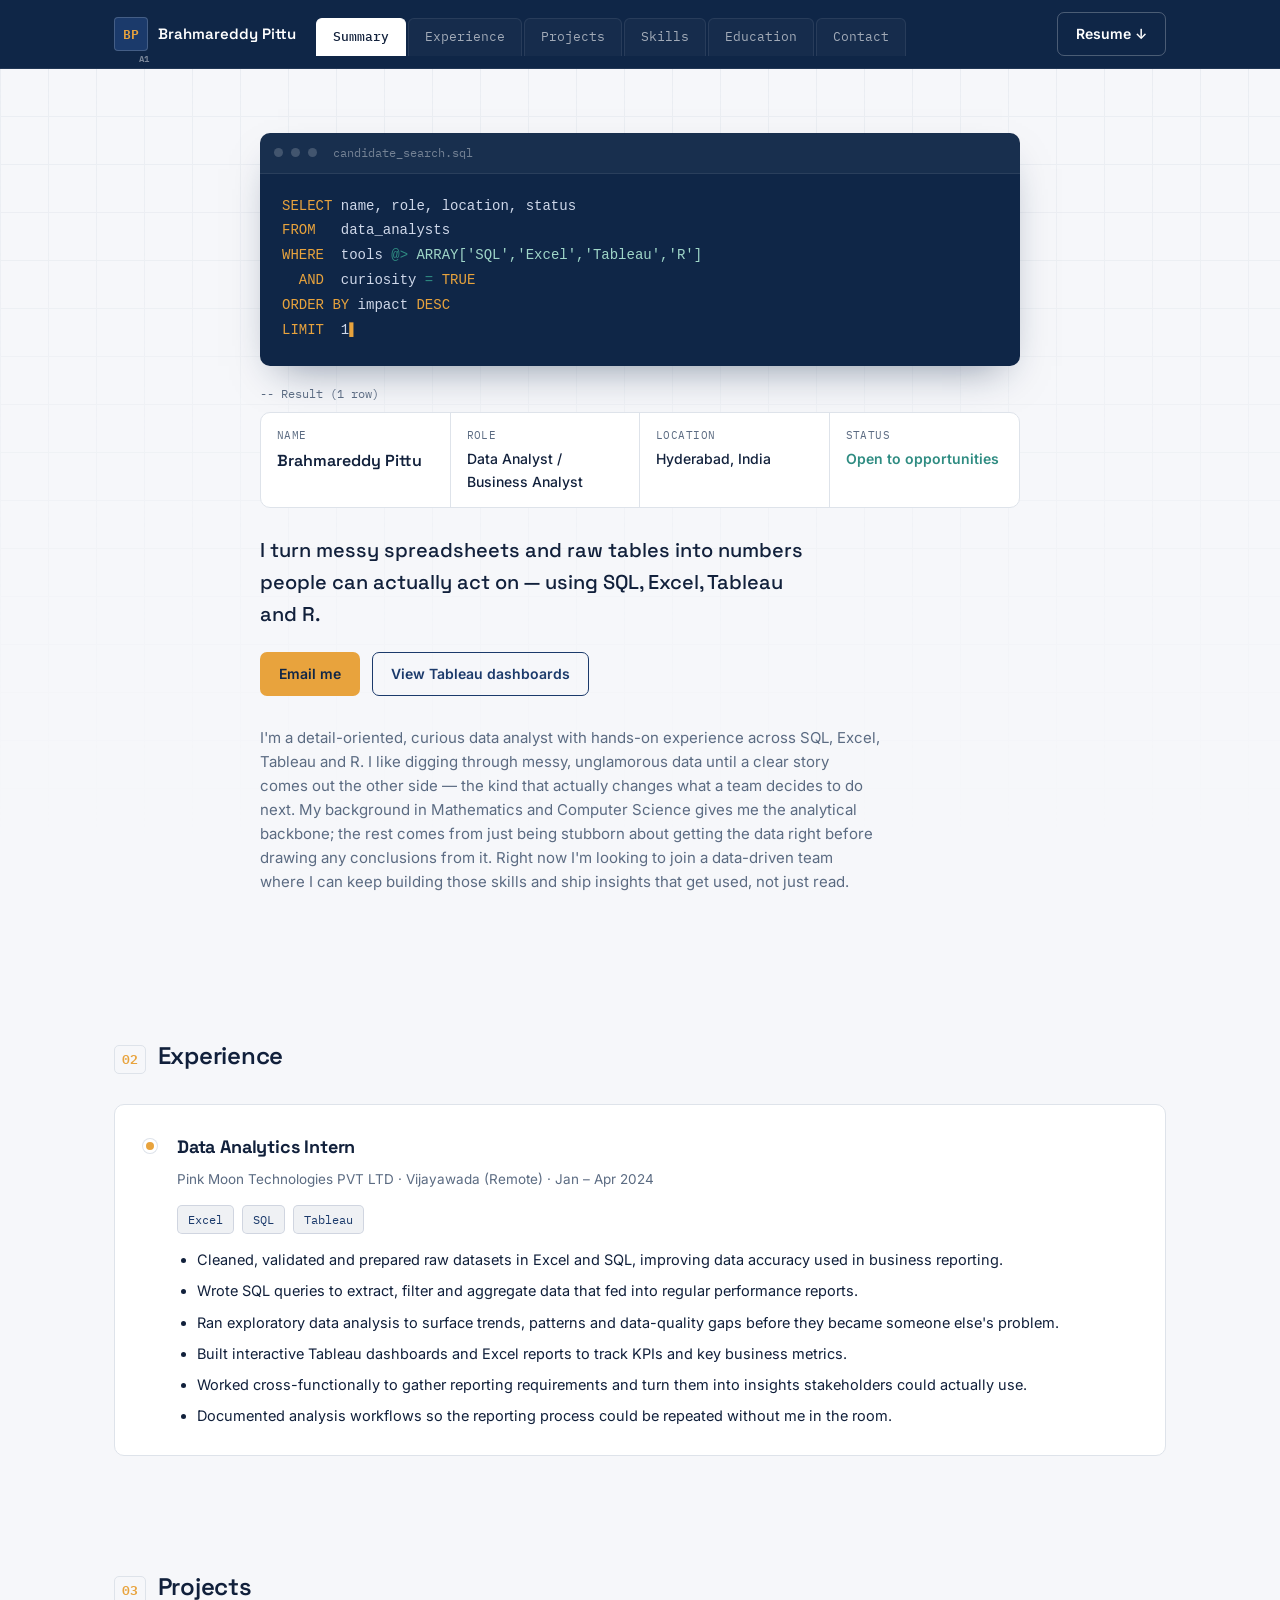
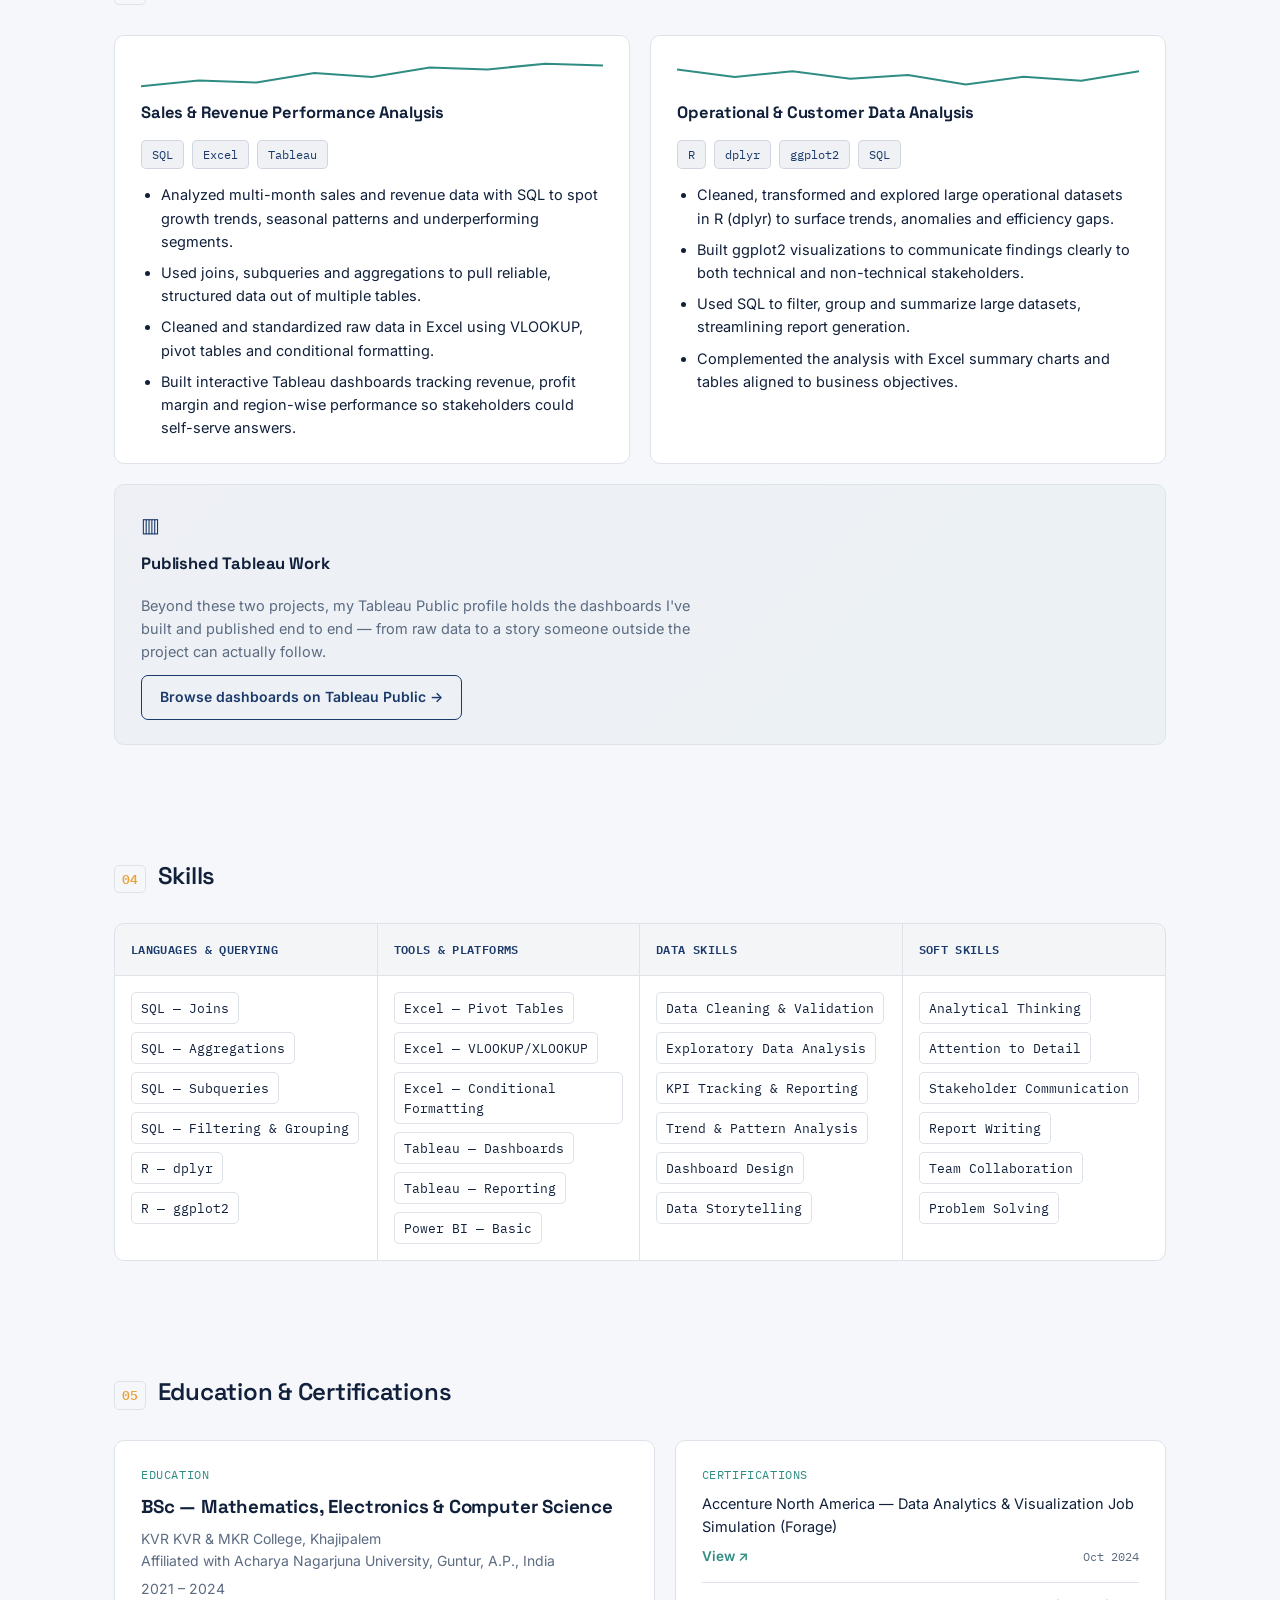
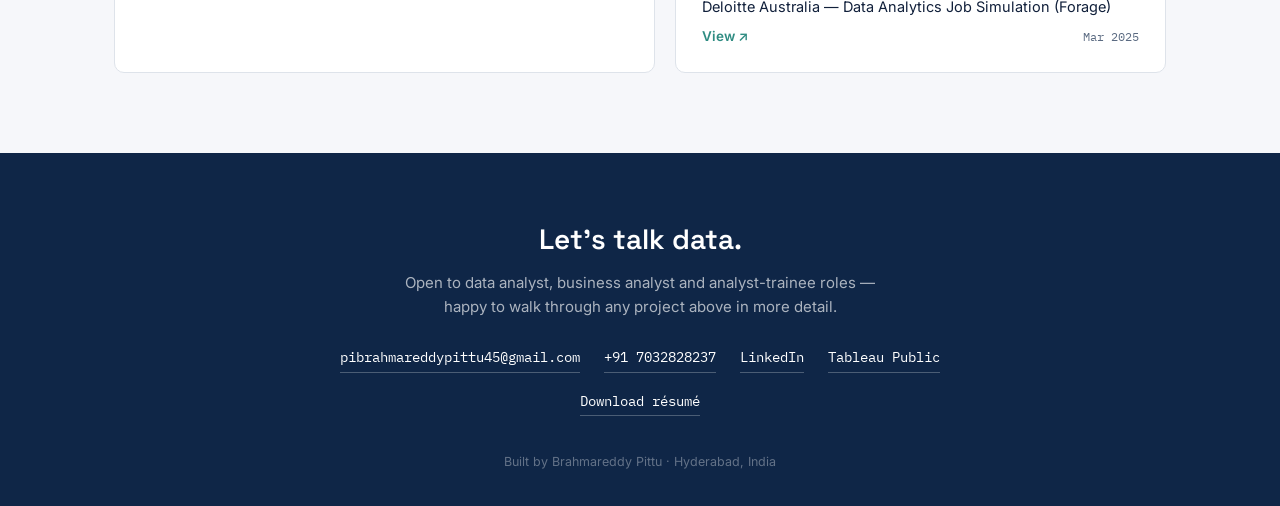
<file: index.html>
<!DOCTYPE html>
<html lang="en">
<head>
<meta charset="UTF-8">
<meta name="viewport" content="width=device-width, initial-scale=1.0">
<title>Brahmareddy Pittu — Data Analyst</title>
<meta name="description" content="Brahmareddy Pittu — Data Analyst skilled in SQL, Excel, Tableau and R. Portfolio of projects, dashboards and experience.">
<link rel="icon" href="data:image/svg+xml,%3Csvg xmlns='http://www.w3.org/2000/svg' viewBox='0 0 64 64'%3E%3Crect width='64' height='64' rx='10' fill='%231B3A6B'/%3E%3Ctext x='32' y='42' font-family='monospace' font-size='26' fill='%23E8A33D' text-anchor='middle'%3EBP%3C/text%3E%3C/svg%3E">
<link rel="preconnect" href="https://fonts.googleapis.com">
<link rel="preconnect" href="https://fonts.gstatic.com" crossorigin>
<link href="https://fonts.googleapis.com/css2?family=Space+Grotesk:wght@500;600;700&family=Inter:wght@400;500;600&family=IBM+Plex+Mono:wght@400;500;600&display=swap" rel="stylesheet">
<link rel="stylesheet" href="Style.css">
</head>
<body>

<header class="topbar">
  <div class="topbar__inner">
    <a href="#summary" class="brand" aria-label="Back to top">
      <span class="brand__cell">BP<span class="brand__ref">A1</span></span>
      <span class="brand__name">Brahmareddy&nbsp;Pittu</span>
    </a>

    <nav class="tabs" aria-label="Section navigation">
      <button class="tabs__scroller" aria-hidden="true" data-dir="-1">‹</button>
      <div class="tabs__track" id="tabsTrack">
        <a href="#summary" class="tab is-active" data-tab="summary">Summary</a>
        <a href="#experience" class="tab" data-tab="experience">Experience</a>
        <a href="#projects" class="tab" data-tab="projects">Projects</a>
        <a href="#skills" class="tab" data-tab="skills">Skills</a>
        <a href="#education" class="tab" data-tab="education">Education</a>
        <a href="#contact" class="tab" data-tab="contact">Contact</a>
      </div>
      <button class="tabs__scroller" aria-hidden="true" data-dir="1">›</button>
    </nav>

    <a class="btn btn--ghost topbar__resume" href="assets/Brahmareddy_Pittu_Resume.pdf" download>Resume ↓</a>
  </div>
</header>

<main>

  <!-- HERO / SUMMARY -->
  <section id="summary" class="hero">
    <div class="grid-paper" aria-hidden="true"></div>
    <div class="hero__inner">

      <div class="query" role="img" aria-label="A SQL query that returns Brahmareddy Pittu as a data analyst open to opportunities">
        <div class="query__bar">
          <span class="query__dot"></span><span class="query__dot"></span><span class="query__dot"></span>
          <span class="query__filename">candidate_search.sql</span>
        </div>
        <pre class="query__body"><code><span class="kw">SELECT</span> name, role, location, status
<span class="kw">FROM</span>   data_analysts
<span class="kw">WHERE</span>  tools <span class="op">@&gt;</span> <span class="str">ARRAY[</span><span class="str">'SQL','Excel','Tableau','R'</span><span class="str">]</span>
  <span class="kw">AND</span>  curiosity <span class="op">=</span> <span class="bool">TRUE</span>
<span class="kw">ORDER BY</span> impact <span class="kw">DESC</span>
<span class="kw">LIMIT</span>  1<span class="cursor">▌</span></code></pre>
      </div>

      <p class="result-label">-- Result (1 row)</p>
      <div class="result-row">
        <div class="result-row__cell"><span class="result-row__k">name</span><span class="result-row__v result-row__v--lg">Brahmareddy Pittu</span></div>
        <div class="result-row__cell"><span class="result-row__k">role</span><span class="result-row__v">Data Analyst / Business Analyst</span></div>
        <div class="result-row__cell"><span class="result-row__k">location</span><span class="result-row__v">Hyderabad, India</span></div>
        <div class="result-row__cell"><span class="result-row__k">status</span><span class="result-row__v result-row__v--status">Open to opportunities</span></div>
      </div>

      <p class="hero__tagline">I turn messy spreadsheets and raw tables into numbers people can actually act on — using SQL, Excel, Tableau and R.</p>

      <div class="hero__ctas">
        <a class="btn btn--primary" href="mailto:pibrahmareddypittu45@gmail.com">Email me</a>
        <a class="btn btn--outline" href="https://public.tableau.com/app/profile/brama.reddy.pittu/vizzes" target="_blank" rel="noopener">View Tableau dashboards</a>
      </div>

      <p class="hero__summary">
        I'm a detail-oriented, curious data analyst with hands-on experience across SQL, Excel, Tableau and R.
        I like digging through messy, unglamorous data until a clear story comes out the other side — the kind
        that actually changes what a team decides to do next. My background in Mathematics and Computer Science
        gives me the analytical backbone; the rest comes from just being stubborn about getting the data right
        before drawing any conclusions from it. Right now I'm looking to join a data-driven team where I can keep
        building those skills and ship insights that get used, not just read.
      </p>
    </div>
  </section>

  <!-- EXPERIENCE -->
  <section id="experience" class="section">
    <h2 class="section__heading"><span class="section__tag">02</span>Experience</h2>

    <article class="card timeline-card">
      <div class="timeline-card__rail"><span class="timeline-card__dot"></span></div>
      <div class="timeline-card__body">
        <div class="timeline-card__head">
          <h3>Data Analytics Intern</h3>
          <span class="timeline-card__meta">Pink Moon Technologies PVT LTD · Vijayawada (Remote) · Jan – Apr 2024</span>
        </div>
        <div class="chip-row">
          <span class="chip">Excel</span><span class="chip">SQL</span><span class="chip">Tableau</span>
        </div>
        <ul class="bullets">
          <li>Cleaned, validated and prepared raw datasets in Excel and SQL, improving data accuracy used in business reporting.</li>
          <li>Wrote SQL queries to extract, filter and aggregate data that fed into regular performance reports.</li>
          <li>Ran exploratory data analysis to surface trends, patterns and data-quality gaps before they became someone else's problem.</li>
          <li>Built interactive Tableau dashboards and Excel reports to track KPIs and key business metrics.</li>
          <li>Worked cross-functionally to gather reporting requirements and turn them into insights stakeholders could actually use.</li>
          <li>Documented analysis workflows so the reporting process could be repeated without me in the room.</li>
        </ul>
      </div>
    </article>
  </section>

  <!-- PROJECTS -->
  <section id="projects" class="section">
    <h2 class="section__heading"><span class="section__tag">03</span>Projects</h2>

    <div class="project-grid">

      <article class="card project-card">
        <div class="project-card__head">
          <svg class="sparkline" viewBox="0 0 120 32" preserveAspectRatio="none" aria-hidden="true">
            <polyline points="0,28 15,22 30,24 45,14 60,18 75,8 90,10 105,4 120,6" />
          </svg>
          <h3>Sales &amp; Revenue Performance Analysis</h3>
        </div>
        <div class="chip-row">
          <span class="chip">SQL</span><span class="chip">Excel</span><span class="chip">Tableau</span>
        </div>
        <ul class="bullets">
          <li>Analyzed multi-month sales and revenue data with SQL to spot growth trends, seasonal patterns and underperforming segments.</li>
          <li>Used joins, subqueries and aggregations to pull reliable, structured data out of multiple tables.</li>
          <li>Cleaned and standardized raw data in Excel using VLOOKUP, pivot tables and conditional formatting.</li>
          <li>Built interactive Tableau dashboards tracking revenue, profit margin and region-wise performance so stakeholders could self-serve answers.</li>
        </ul>
      </article>

      <article class="card project-card">
        <div class="project-card__head">
          <svg class="sparkline" viewBox="0 0 120 32" preserveAspectRatio="none" aria-hidden="true">
            <polyline points="0,10 15,18 30,12 45,20 60,16 75,26 90,18 105,22 120,12" />
          </svg>
          <h3>Operational &amp; Customer Data Analysis</h3>
        </div>
        <div class="chip-row">
          <span class="chip">R</span><span class="chip">dplyr</span><span class="chip">ggplot2</span><span class="chip">SQL</span>
        </div>
        <ul class="bullets">
          <li>Cleaned, transformed and explored large operational datasets in R (dplyr) to surface trends, anomalies and efficiency gaps.</li>
          <li>Built ggplot2 visualizations to communicate findings clearly to both technical and non-technical stakeholders.</li>
          <li>Used SQL to filter, group and summarize large datasets, streamlining report generation.</li>
          <li>Complemented the analysis with Excel summary charts and tables aligned to business objectives.</li>
        </ul>
      </article>

      <article class="card project-card project-card--callout">
        <div class="project-card__head">
          <span class="callout-icon" aria-hidden="true">▥</span>
          <h3>Published Tableau Work</h3>
        </div>
        <p class="callout-text">
          Beyond these two projects, my Tableau Public profile holds the dashboards I've built and published end to end —
          from raw data to a story someone outside the project can actually follow.
        </p>
        <a class="btn btn--outline" href="https://public.tableau.com/app/profile/brama.reddy.pittu/vizzes" target="_blank" rel="noopener">Browse dashboards on Tableau Public →</a>
      </article>

    </div>
  </section>

  <!-- SKILLS -->
  <section id="skills" class="section">
    <h2 class="section__heading"><span class="section__tag">04</span>Skills</h2>

    <div class="sheet">
      <div class="sheet__row sheet__row--head">
        <div class="sheet__cell">Languages &amp; Querying</div>
        <div class="sheet__cell">Tools &amp; Platforms</div>
        <div class="sheet__cell">Data Skills</div>
        <div class="sheet__cell">Soft Skills</div>
      </div>
      <div class="sheet__row">
        <div class="sheet__cell">
          <span class="sheet__pill">SQL — Joins</span>
          <span class="sheet__pill">SQL — Aggregations</span>
          <span class="sheet__pill">SQL — Subqueries</span>
          <span class="sheet__pill">SQL — Filtering &amp; Grouping</span>
          <span class="sheet__pill">R — dplyr</span>
          <span class="sheet__pill">R — ggplot2</span>
        </div>
        <div class="sheet__cell">
          <span class="sheet__pill">Excel — Pivot Tables</span>
          <span class="sheet__pill">Excel — VLOOKUP/XLOOKUP</span>
          <span class="sheet__pill">Excel — Conditional Formatting</span>
          <span class="sheet__pill">Tableau — Dashboards</span>
          <span class="sheet__pill">Tableau — Reporting</span>
          <span class="sheet__pill">Power BI — Basic</span>
        </div>
        <div class="sheet__cell">
          <span class="sheet__pill">Data Cleaning &amp; Validation</span>
          <span class="sheet__pill">Exploratory Data Analysis</span>
          <span class="sheet__pill">KPI Tracking &amp; Reporting</span>
          <span class="sheet__pill">Trend &amp; Pattern Analysis</span>
          <span class="sheet__pill">Dashboard Design</span>
          <span class="sheet__pill">Data Storytelling</span>
        </div>
        <div class="sheet__cell">
          <span class="sheet__pill">Analytical Thinking</span>
          <span class="sheet__pill">Attention to Detail</span>
          <span class="sheet__pill">Stakeholder Communication</span>
          <span class="sheet__pill">Report Writing</span>
          <span class="sheet__pill">Team Collaboration</span>
          <span class="sheet__pill">Problem Solving</span>
        </div>
      </div>
    </div>
  </section>

  <!-- EDUCATION & CERTIFICATIONS -->
  <section id="education" class="section">
    <h2 class="section__heading"><span class="section__tag">05</span>Education &amp; Certifications</h2>

    <div class="ed-grid">
      <article class="card">
        <p class="card__eyebrow">Education</p>
        <h3>BSc — Mathematics, Electronics &amp; Computer Science</h3>
        <p class="card__meta">KVR KVR &amp; MKR College, Khajipalem<br>Affiliated with Acharya Nagarjuna University, Guntur, A.P., India</p>
        <p class="card__meta">2021 – 2024</p>
      </article>

      <article class="card">
        <p class="card__eyebrow">Certifications</p>
        <ul class="cert-list">
          <li>
            <span>Accenture North America — Data Analytics &amp; Visualization Job Simulation (Forage)</span>
            <a href="https://forage-uploads-prod.s3.amazonaws.com/completion-certificates/Accenture%20North%20America/hzmoNKtzvAzXsEqx8_Accenture%20North%20America_fRxsoXj2WDL6kPyMK_1729673241004_completion_certificate.pdf" target="_blank" rel="noopener">View ↗</a>
            <time>Oct 2024</time>
          </li>
          <li>
            <span>Deloitte Australia — Data Analytics Job Simulation (Forage)</span>
            <a href="https://forage-uploads-prod.s3.amazonaws.com/completion-certificates/9PBTqmSxAf6zZTseP/io9DzWKe3PTsiS6GG_9PBTqmSxAf6zZTseP_fRxsoXj2WDL6kPyMK_1742638333465_completion_certificate.pdf" target="_blank" rel="noopener">View ↗</a>
            <time>Mar 2025</time>
          </li>
        </ul>
      </article>
    </div>
  </section>

</main>

<!-- CONTACT / FOOTER -->
<footer id="contact" class="footer">
  <div class="footer__inner">
    <p class="footer__heading">Let's talk data.</p>
    <p class="footer__sub">Open to data analyst, business analyst and analyst-trainee roles — happy to walk through any project above in more detail.</p>
    <div class="footer__links">
      <a href="mailto:pibrahmareddypittu45@gmail.com">pibrahmareddypittu45@gmail.com</a>
      <a href="tel:+917032828237">+91 7032828237</a>
      <a href="https://www.linkedin.com/in/brahmareddy-pittu" target="_blank" rel="noopener">LinkedIn</a>
      <a href="https://public.tableau.com/app/profile/brama.reddy.pittu/vizzes" target="_blank" rel="noopener">Tableau Public</a>
      <a href="assets/Brahmareddy_Pittu_Resume.pdf" download>Download résumé</a>
    </div>
    <p class="footer__credit">Built by Brahmareddy Pittu · Hyderabad, India</p>
  </div>
</footer>

<script src="script.js"></script>
</body>
</html>
</file>
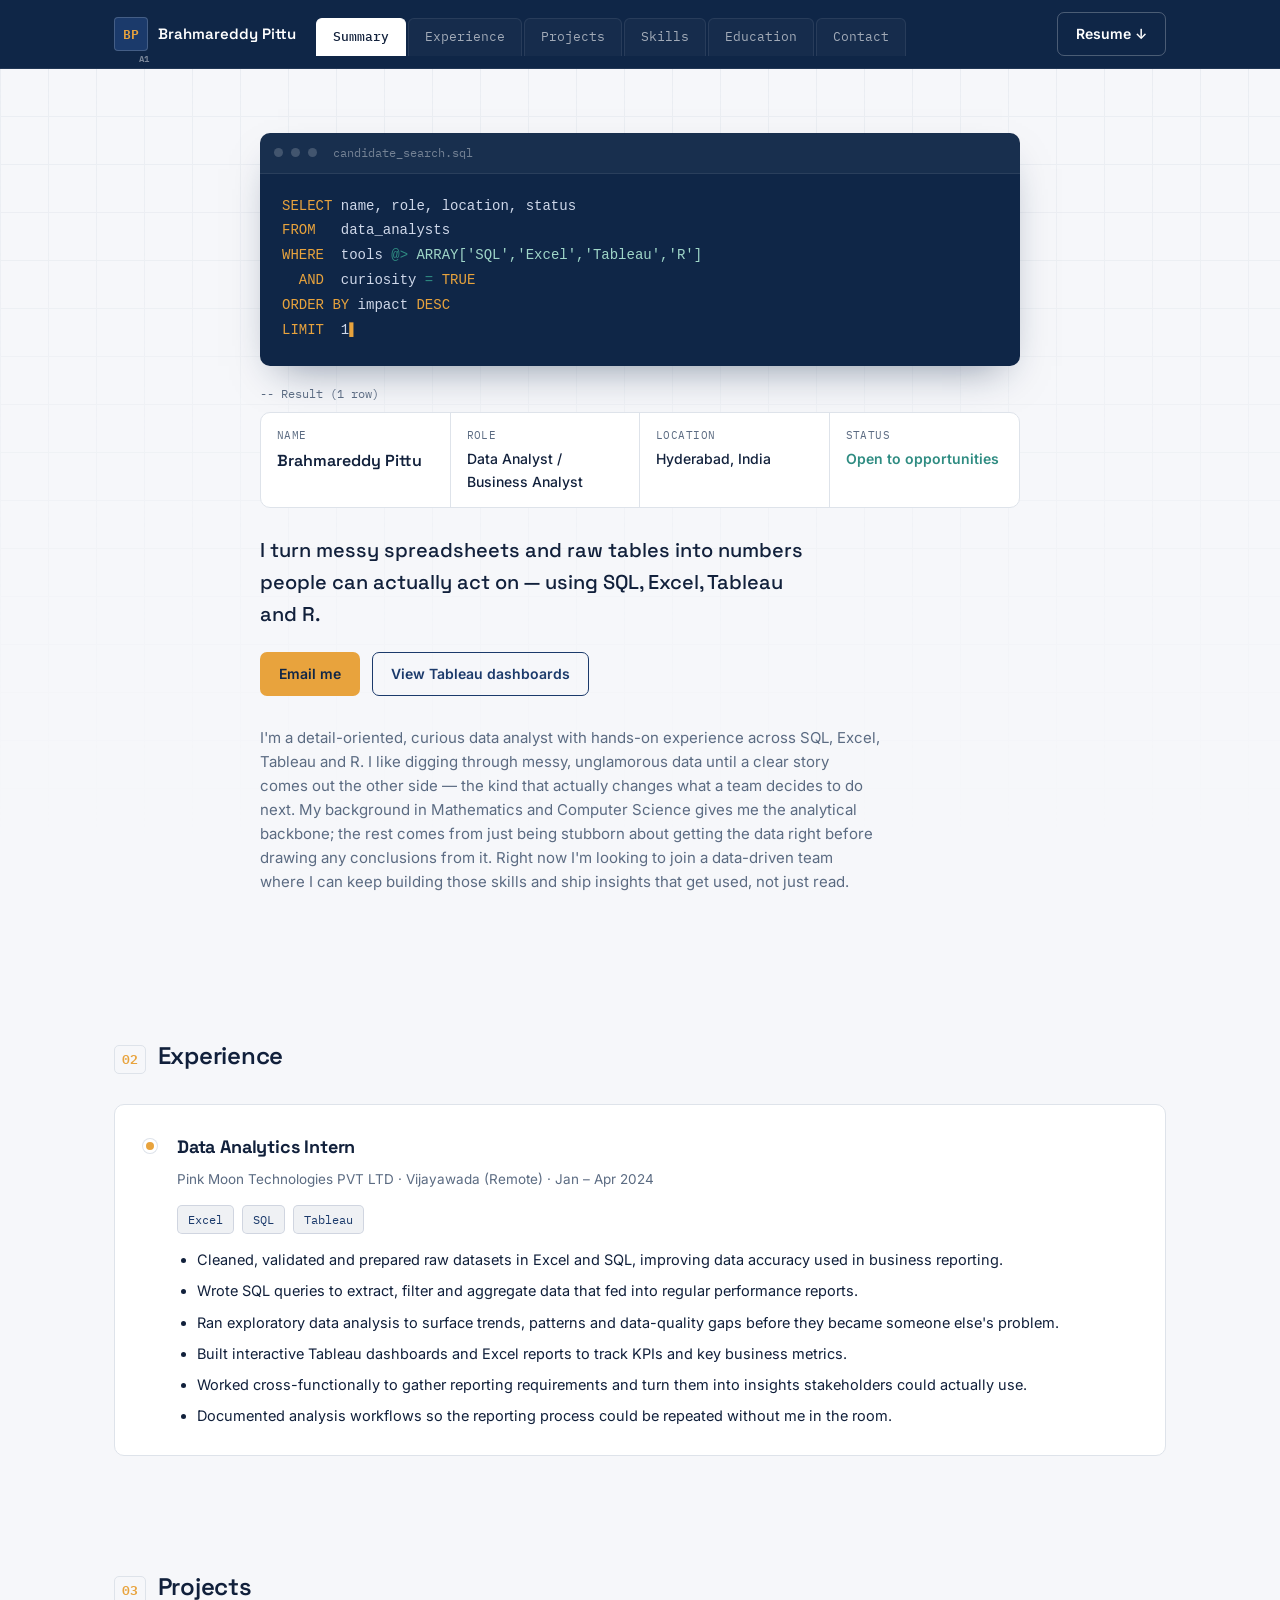
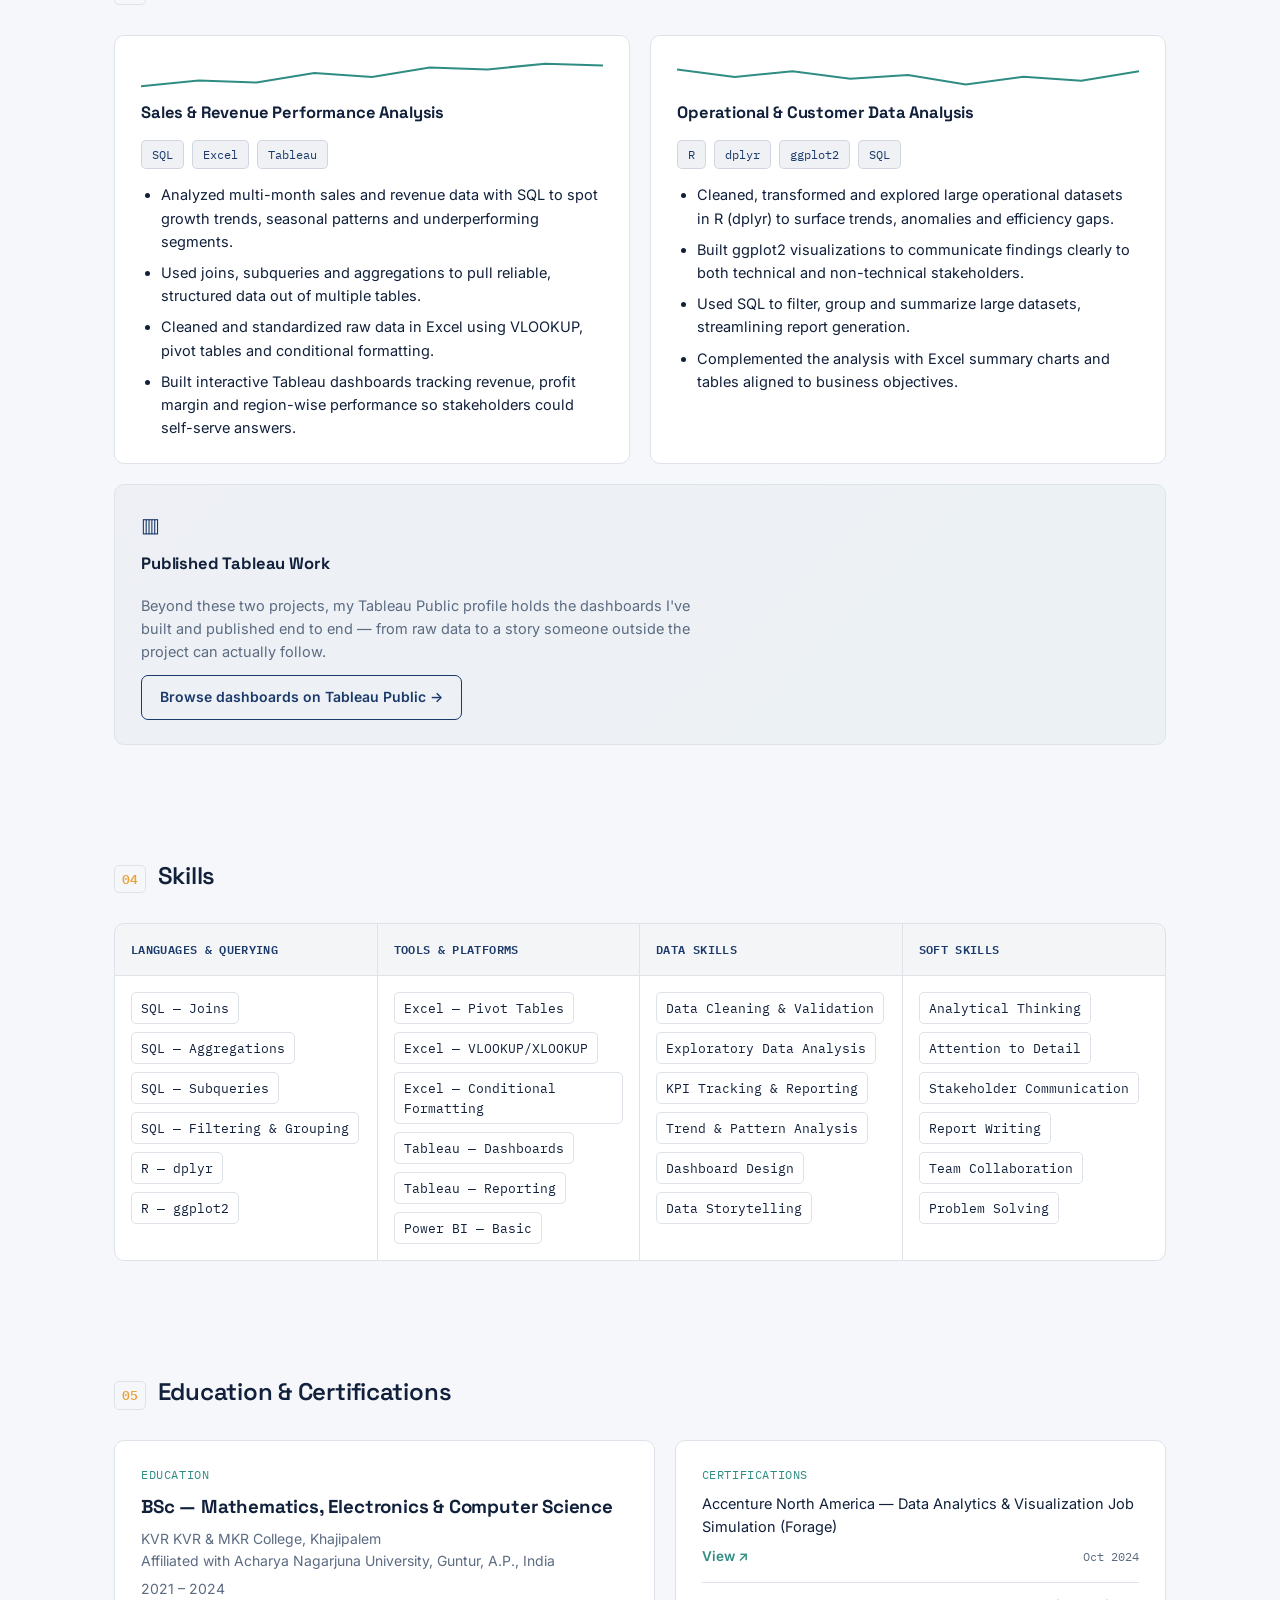
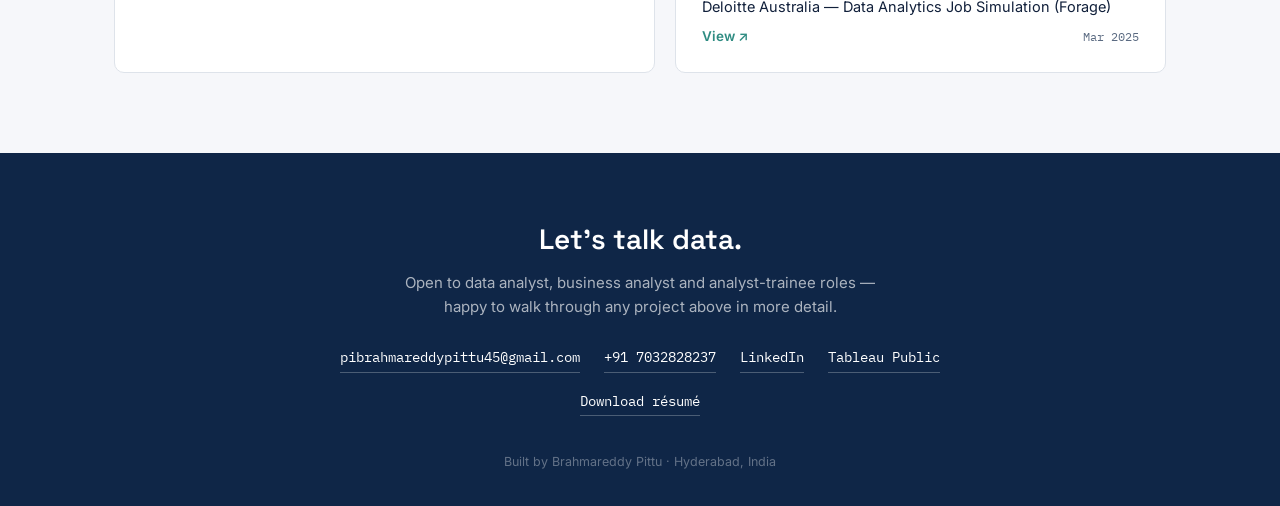
<file: index (1).html>
<!DOCTYPE html>
<html lang="en">
<head>
<meta charset="UTF-8">
<meta name="viewport" content="width=device-width, initial-scale=1.0">
<title>Brahmareddy Pittu — Data Analyst</title>
<meta name="description" content="Brahmareddy Pittu — Data Analyst skilled in SQL, Excel, Tableau and R. Portfolio of projects, dashboards and experience.">
<link rel="icon" href="data:image/svg+xml,%3Csvg xmlns='http://www.w3.org/2000/svg' viewBox='0 0 64 64'%3E%3Crect width='64' height='64' rx='10' fill='%231B3A6B'/%3E%3Ctext x='32' y='42' font-family='monospace' font-size='26' fill='%23E8A33D' text-anchor='middle'%3EBP%3C/text%3E%3C/svg%3E">
<link rel="preconnect" href="https://fonts.googleapis.com">
<link rel="preconnect" href="https://fonts.gstatic.com" crossorigin>
<link href="https://fonts.googleapis.com/css2?family=Space+Grotesk:wght@500;600;700&family=Inter:wght@400;500;600&family=IBM+Plex+Mono:wght@400;500;600&display=swap" rel="stylesheet">
<link rel="stylesheet" href="style.css">
</head>
<body>

<header class="topbar">
  <div class="topbar__inner">
    <a href="#summary" class="brand" aria-label="Back to top">
      <span class="brand__cell">BP<span class="brand__ref">A1</span></span>
      <span class="brand__name">Brahmareddy&nbsp;Pittu</span>
    </a>

    <nav class="tabs" aria-label="Section navigation">
      <button class="tabs__scroller" aria-hidden="true" data-dir="-1">‹</button>
      <div class="tabs__track" id="tabsTrack">
        <a href="#summary" class="tab is-active" data-tab="summary">Summary</a>
        <a href="#experience" class="tab" data-tab="experience">Experience</a>
        <a href="#projects" class="tab" data-tab="projects">Projects</a>
        <a href="#skills" class="tab" data-tab="skills">Skills</a>
        <a href="#education" class="tab" data-tab="education">Education</a>
        <a href="#contact" class="tab" data-tab="contact">Contact</a>
      </div>
      <button class="tabs__scroller" aria-hidden="true" data-dir="1">›</button>
    </nav>

    <a class="btn btn--ghost topbar__resume" href="assets/Brahmareddy_Pittu_Resume.pdf" download>Resume ↓</a>
  </div>
</header>

<main>

  <!-- HERO / SUMMARY -->
  <section id="summary" class="hero">
    <div class="grid-paper" aria-hidden="true"></div>
    <div class="hero__inner">

      <div class="query" role="img" aria-label="A SQL query that returns Brahmareddy Pittu as a data analyst open to opportunities">
        <div class="query__bar">
          <span class="query__dot"></span><span class="query__dot"></span><span class="query__dot"></span>
          <span class="query__filename">candidate_search.sql</span>
        </div>
        <pre class="query__body"><code><span class="kw">SELECT</span> name, role, location, status
<span class="kw">FROM</span>   data_analysts
<span class="kw">WHERE</span>  tools <span class="op">@&gt;</span> <span class="str">ARRAY[</span><span class="str">'SQL','Excel','Tableau','R'</span><span class="str">]</span>
  <span class="kw">AND</span>  curiosity <span class="op">=</span> <span class="bool">TRUE</span>
<span class="kw">ORDER BY</span> impact <span class="kw">DESC</span>
<span class="kw">LIMIT</span>  1<span class="cursor">▌</span></code></pre>
      </div>

      <p class="result-label">-- Result (1 row)</p>
      <div class="result-row">
        <div class="result-row__cell"><span class="result-row__k">name</span><span class="result-row__v result-row__v--lg">Brahmareddy Pittu</span></div>
        <div class="result-row__cell"><span class="result-row__k">role</span><span class="result-row__v">Data Analyst / Business Analyst</span></div>
        <div class="result-row__cell"><span class="result-row__k">location</span><span class="result-row__v">Hyderabad, India</span></div>
        <div class="result-row__cell"><span class="result-row__k">status</span><span class="result-row__v result-row__v--status">Open to opportunities</span></div>
      </div>

      <p class="hero__tagline">I turn messy spreadsheets and raw tables into numbers people can actually act on — using SQL, Excel, Tableau and R.</p>

      <div class="hero__ctas">
        <a class="btn btn--primary" href="mailto:pibrahmareddypittu45@gmail.com">Email me</a>
        <a class="btn btn--outline" href="https://public.tableau.com/app/profile/brama.reddy.pittu/vizzes" target="_blank" rel="noopener">View Tableau dashboards</a>
      </div>

      <p class="hero__summary">
        I'm a detail-oriented, curious data analyst with hands-on experience across SQL, Excel, Tableau and R.
        I like digging through messy, unglamorous data until a clear story comes out the other side — the kind
        that actually changes what a team decides to do next. My background in Mathematics and Computer Science
        gives me the analytical backbone; the rest comes from just being stubborn about getting the data right
        before drawing any conclusions from it. Right now I'm looking to join a data-driven team where I can keep
        building those skills and ship insights that get used, not just read.
      </p>
    </div>
  </section>

  <!-- EXPERIENCE -->
  <section id="experience" class="section">
    <h2 class="section__heading"><span class="section__tag">02</span>Experience</h2>

    <article class="card timeline-card">
      <div class="timeline-card__rail"><span class="timeline-card__dot"></span></div>
      <div class="timeline-card__body">
        <div class="timeline-card__head">
          <h3>Data Analytics Intern</h3>
          <span class="timeline-card__meta">Pink Moon Technologies PVT LTD · Vijayawada (Remote) · Jan – Apr 2024</span>
        </div>
        <div class="chip-row">
          <span class="chip">Excel</span><span class="chip">SQL</span><span class="chip">Tableau</span>
        </div>
        <ul class="bullets">
          <li>Cleaned, validated and prepared raw datasets in Excel and SQL, improving data accuracy used in business reporting.</li>
          <li>Wrote SQL queries to extract, filter and aggregate data that fed into regular performance reports.</li>
          <li>Ran exploratory data analysis to surface trends, patterns and data-quality gaps before they became someone else's problem.</li>
          <li>Built interactive Tableau dashboards and Excel reports to track KPIs and key business metrics.</li>
          <li>Worked cross-functionally to gather reporting requirements and turn them into insights stakeholders could actually use.</li>
          <li>Documented analysis workflows so the reporting process could be repeated without me in the room.</li>
        </ul>
      </div>
    </article>
  </section>

  <!-- PROJECTS -->
  <section id="projects" class="section">
    <h2 class="section__heading"><span class="section__tag">03</span>Projects</h2>

    <div class="project-grid">

      <article class="card project-card">
        <div class="project-card__head">
          <svg class="sparkline" viewBox="0 0 120 32" preserveAspectRatio="none" aria-hidden="true">
            <polyline points="0,28 15,22 30,24 45,14 60,18 75,8 90,10 105,4 120,6" />
          </svg>
          <h3>Sales &amp; Revenue Performance Analysis</h3>
        </div>
        <div class="chip-row">
          <span class="chip">SQL</span><span class="chip">Excel</span><span class="chip">Tableau</span>
        </div>
        <ul class="bullets">
          <li>Analyzed multi-month sales and revenue data with SQL to spot growth trends, seasonal patterns and underperforming segments.</li>
          <li>Used joins, subqueries and aggregations to pull reliable, structured data out of multiple tables.</li>
          <li>Cleaned and standardized raw data in Excel using VLOOKUP, pivot tables and conditional formatting.</li>
          <li>Built interactive Tableau dashboards tracking revenue, profit margin and region-wise performance so stakeholders could self-serve answers.</li>
        </ul>
      </article>

      <article class="card project-card">
        <div class="project-card__head">
          <svg class="sparkline" viewBox="0 0 120 32" preserveAspectRatio="none" aria-hidden="true">
            <polyline points="0,10 15,18 30,12 45,20 60,16 75,26 90,18 105,22 120,12" />
          </svg>
          <h3>Operational &amp; Customer Data Analysis</h3>
        </div>
        <div class="chip-row">
          <span class="chip">R</span><span class="chip">dplyr</span><span class="chip">ggplot2</span><span class="chip">SQL</span>
        </div>
        <ul class="bullets">
          <li>Cleaned, transformed and explored large operational datasets in R (dplyr) to surface trends, anomalies and efficiency gaps.</li>
          <li>Built ggplot2 visualizations to communicate findings clearly to both technical and non-technical stakeholders.</li>
          <li>Used SQL to filter, group and summarize large datasets, streamlining report generation.</li>
          <li>Complemented the analysis with Excel summary charts and tables aligned to business objectives.</li>
        </ul>
      </article>

      <article class="card project-card project-card--callout">
        <div class="project-card__head">
          <span class="callout-icon" aria-hidden="true">▥</span>
          <h3>Published Tableau Work</h3>
        </div>
        <p class="callout-text">
          Beyond these two projects, my Tableau Public profile holds the dashboards I've built and published end to end —
          from raw data to a story someone outside the project can actually follow.
        </p>
        <a class="btn btn--outline" href="https://public.tableau.com/app/profile/brama.reddy.pittu/vizzes" target="_blank" rel="noopener">Browse dashboards on Tableau Public →</a>
      </article>

    </div>
  </section>

  <!-- SKILLS -->
  <section id="skills" class="section">
    <h2 class="section__heading"><span class="section__tag">04</span>Skills</h2>

    <div class="sheet">
      <div class="sheet__row sheet__row--head">
        <div class="sheet__cell">Languages &amp; Querying</div>
        <div class="sheet__cell">Tools &amp; Platforms</div>
        <div class="sheet__cell">Data Skills</div>
        <div class="sheet__cell">Soft Skills</div>
      </div>
      <div class="sheet__row">
        <div class="sheet__cell">
          <span class="sheet__pill">SQL — Joins</span>
          <span class="sheet__pill">SQL — Aggregations</span>
          <span class="sheet__pill">SQL — Subqueries</span>
          <span class="sheet__pill">SQL — Filtering &amp; Grouping</span>
          <span class="sheet__pill">R — dplyr</span>
          <span class="sheet__pill">R — ggplot2</span>
        </div>
        <div class="sheet__cell">
          <span class="sheet__pill">Excel — Pivot Tables</span>
          <span class="sheet__pill">Excel — VLOOKUP/XLOOKUP</span>
          <span class="sheet__pill">Excel — Conditional Formatting</span>
          <span class="sheet__pill">Tableau — Dashboards</span>
          <span class="sheet__pill">Tableau — Reporting</span>
          <span class="sheet__pill">Power BI — Basic</span>
        </div>
        <div class="sheet__cell">
          <span class="sheet__pill">Data Cleaning &amp; Validation</span>
          <span class="sheet__pill">Exploratory Data Analysis</span>
          <span class="sheet__pill">KPI Tracking &amp; Reporting</span>
          <span class="sheet__pill">Trend &amp; Pattern Analysis</span>
          <span class="sheet__pill">Dashboard Design</span>
          <span class="sheet__pill">Data Storytelling</span>
        </div>
        <div class="sheet__cell">
          <span class="sheet__pill">Analytical Thinking</span>
          <span class="sheet__pill">Attention to Detail</span>
          <span class="sheet__pill">Stakeholder Communication</span>
          <span class="sheet__pill">Report Writing</span>
          <span class="sheet__pill">Team Collaboration</span>
          <span class="sheet__pill">Problem Solving</span>
        </div>
      </div>
    </div>
  </section>

  <!-- EDUCATION & CERTIFICATIONS -->
  <section id="education" class="section">
    <h2 class="section__heading"><span class="section__tag">05</span>Education &amp; Certifications</h2>

    <div class="ed-grid">
      <article class="card">
        <p class="card__eyebrow">Education</p>
        <h3>BSc — Mathematics, Electronics &amp; Computer Science</h3>
        <p class="card__meta">KVR KVR &amp; MKR College, Khajipalem<br>Affiliated with Acharya Nagarjuna University, Guntur, A.P., India</p>
        <p class="card__meta">2021 – 2024</p>
      </article>

      <article class="card">
        <p class="card__eyebrow">Certifications</p>
        <ul class="cert-list">
          <li>
            <span>Accenture North America — Data Analytics &amp; Visualization Job Simulation (Forage)</span>
            <a href="https://forage-uploads-prod.s3.amazonaws.com/completion-certificates/Accenture%20North%20America/hzmoNKtzvAzXsEqx8_Accenture%20North%20America_fRxsoXj2WDL6kPyMK_1729673241004_completion_certificate.pdf" target="_blank" rel="noopener">View ↗</a>
            <time>Oct 2024</time>
          </li>
          <li>
            <span>Deloitte Australia — Data Analytics Job Simulation (Forage)</span>
            <a href="https://forage-uploads-prod.s3.amazonaws.com/completion-certificates/9PBTqmSxAf6zZTseP/io9DzWKe3PTsiS6GG_9PBTqmSxAf6zZTseP_fRxsoXj2WDL6kPyMK_1742638333465_completion_certificate.pdf" target="_blank" rel="noopener">View ↗</a>
            <time>Mar 2025</time>
          </li>
        </ul>
      </article>
    </div>
  </section>

</main>

<!-- CONTACT / FOOTER -->
<footer id="contact" class="footer">
  <div class="footer__inner">
    <p class="footer__heading">Let's talk data.</p>
    <p class="footer__sub">Open to data analyst, business analyst and analyst-trainee roles — happy to walk through any project above in more detail.</p>
    <div class="footer__links">
      <a href="mailto:pibrahmareddypittu45@gmail.com">pibrahmareddypittu45@gmail.com</a>
      <a href="tel:+917032828237">+91 7032828237</a>
      <a href="https://www.linkedin.com/in/brahmareddy-pittu" target="_blank" rel="noopener">LinkedIn</a>
      <a href="https://public.tableau.com/app/profile/brama.reddy.pittu/vizzes" target="_blank" rel="noopener">Tableau Public</a>
      <a href="assets/Brahmareddy_Pittu_Resume.pdf" download>Download résumé</a>
    </div>
    <p class="footer__credit">Built by Brahmareddy Pittu · Hyderabad, India</p>
  </div>
</footer>

<script src="script.js"></script>
</body>
</html>
</file>
<file: Style.css>
/* ============================================================
   Tokens
   ============================================================ */
:root{
  --bg:#F6F7FA;
  --surface:#FFFFFF;
  --ink:#11203B;
  --muted:#5B6B82;
  --navy:#1B3A6B;
  --navy-deep:#0F2647;
  --amber:#E8A33D;
  --teal:#2F8C82;
  --grid-line:#DEE3EA;
  --radius:10px;
  --display:"Space Grotesk",Inter,sans-serif;
  --body:"Inter",-apple-system,BlinkMacSystemFont,sans-serif;
  --mono:"IBM Plex Mono",ui-monospace,SFMono-Regular,monospace;
}

*{box-sizing:border-box;}
html{scroll-behavior:smooth;}
@media (prefers-reduced-motion: reduce){
  html{scroll-behavior:auto;}
  *{animation-duration:0.01ms !important; animation-iteration-count:1 !important; transition-duration:0.01ms !important;}
}

body{
  margin:0;
  background:var(--bg);
  color:var(--ink);
  font-family:var(--body);
  font-size:16px;
  line-height:1.6;
  -webkit-font-smoothing:antialiased;
}

h1,h2,h3{font-family:var(--display); margin:0; letter-spacing:-0.01em;}
a{color:inherit;}
:focus-visible{outline:2px solid var(--amber); outline-offset:3px; border-radius:4px;}

/* ============================================================
   Topbar / Spreadsheet tabs
   ============================================================ */
.topbar{
  position:sticky; top:0; z-index:50;
  background:var(--navy-deep);
  border-bottom:1px solid rgba(255,255,255,0.08);
}
.topbar__inner{
  max-width:1100px; margin:0 auto;
  display:flex; align-items:center; gap:20px;
  padding:12px 24px;
}
.brand{display:flex; align-items:center; gap:10px; text-decoration:none; color:#fff; flex-shrink:0;}
.brand__cell{
  position:relative;
  display:flex; align-items:center; justify-content:center;
  width:34px; height:34px;
  background:var(--navy);
  border:1px solid rgba(255,255,255,0.18);
  border-radius:4px;
  font-family:var(--mono); font-weight:600; font-size:13px;
  color:var(--amber);
}
.brand__ref{
  position:absolute; bottom:-15px; right:-2px;
  font-size:9px; color:rgba(255,255,255,0.45);
  font-family:var(--mono);
}
.brand__name{font-family:var(--display); font-weight:600; font-size:15px; white-space:nowrap;}

.tabs{flex:1; display:flex; align-items:center; min-width:0; overflow:hidden;}
.tabs__scroller{display:none;}
.tabs__track{
  display:flex; gap:2px; overflow-x:auto; scrollbar-width:none;
  padding-top:6px;
}
.tabs__track::-webkit-scrollbar{display:none;}
.tab{
  flex-shrink:0;
  font-family:var(--mono); font-size:13px; color:rgba(255,255,255,0.6);
  text-decoration:none;
  padding:8px 16px;
  background:rgba(255,255,255,0.03);
  border:1px solid rgba(255,255,255,0.08);
  border-bottom:none;
  border-radius:6px 6px 0 0;
  transition:color 0.15s ease, background 0.15s ease;
}
.tab:hover{color:#fff; background:rgba(255,255,255,0.07);}
.tab.is-active{
  color:var(--ink);
  background:var(--surface);
  border-color:var(--surface);
  font-weight:500;
}

.btn{
  display:inline-flex; align-items:center; justify-content:center;
  font-family:var(--body); font-weight:600; font-size:14px;
  padding:10px 18px; border-radius:7px;
  text-decoration:none; border:1px solid transparent;
  cursor:pointer; transition:transform 0.12s ease, background 0.15s ease, border-color 0.15s ease;
  white-space:nowrap;
}
.btn:hover{transform:translateY(-1px);}
.btn--primary{background:var(--amber); color:var(--navy-deep);}
.btn--primary:hover{background:#f0b35c;}
.btn--outline{background:transparent; color:var(--navy); border-color:var(--navy);}
.btn--outline:hover{background:var(--navy); color:#fff;}
.btn--ghost{background:transparent; color:#fff; border-color:rgba(255,255,255,0.25); flex-shrink:0;}
.btn--ghost:hover{background:rgba(255,255,255,0.1);}

/* ============================================================
   Hero
   ============================================================ */
.hero{position:relative; padding:64px 24px 72px; overflow:hidden;}
.grid-paper{
  position:absolute; inset:0; z-index:0;
  background-image:
    repeating-linear-gradient(0deg, var(--grid-line) 0 1px, transparent 1px 48px),
    repeating-linear-gradient(90deg, var(--grid-line) 0 1px, transparent 1px 48px);
  opacity:0.5;
  mask-image:linear-gradient(to bottom, black 0%, transparent 85%);
}
.hero__inner{position:relative; z-index:1; max-width:760px; margin:0 auto;}

.query{
  background:var(--navy-deep);
  border-radius:var(--radius);
  overflow:hidden;
  box-shadow:0 18px 40px -18px rgba(15,38,71,0.5);
}
.query__bar{
  display:flex; align-items:center; gap:8px;
  padding:10px 14px;
  background:rgba(255,255,255,0.04);
  border-bottom:1px solid rgba(255,255,255,0.08);
}
.query__dot{width:9px; height:9px; border-radius:50%; background:rgba(255,255,255,0.18);}
.query__filename{margin-left:8px; font-family:var(--mono); font-size:12px; color:rgba(255,255,255,0.4);}
.query__body{
  margin:0; padding:20px 22px 24px;
  font-family:var(--mono); font-size:14px; line-height:1.7;
  color:#cfd8ea; overflow-x:auto;
}
.kw{color:var(--amber);}
.op{color:var(--teal);}
.str{color:#9fd6c8;}
.bool{color:#e8a33d;}
.cursor{display:inline-block; color:var(--amber); animation:blink 1.1s steps(1) infinite;}
@keyframes blink{50%{opacity:0;}}

.result-label{
  margin:18px 0 8px; font-family:var(--mono); font-size:12px; color:var(--muted);
}
.result-row{
  display:grid; grid-template-columns:repeat(4,1fr);
  background:var(--surface);
  border:1px solid var(--grid-line);
  border-radius:var(--radius);
  overflow:hidden;
}
.result-row__cell{
  padding:14px 16px;
  border-right:1px solid var(--grid-line);
  display:flex; flex-direction:column; gap:4px;
}
.result-row__cell:last-child{border-right:none;}
.result-row__k{font-family:var(--mono); font-size:11px; color:var(--muted); text-transform:uppercase; letter-spacing:0.04em;}
.result-row__v{font-family:var(--body); font-size:14px; font-weight:500;}
.result-row__v--lg{font-family:var(--display); font-size:16px; font-weight:600;}
.result-row__v--status{color:var(--teal); font-weight:600;}

.hero__tagline{
  font-family:var(--display); font-weight:500; font-size:20px;
  margin:26px 0 22px; max-width:560px; color:var(--ink);
}
.hero__ctas{display:flex; gap:12px; flex-wrap:wrap; margin-bottom:30px;}
.hero__summary{max-width:620px; color:var(--muted); font-size:15px;}

/* ============================================================
   Sections (shared)
   ============================================================ */
.section{max-width:1100px; margin:0 auto; padding:56px 24px;}
.section__heading{
  display:flex; align-items:baseline; gap:12px;
  font-size:24px; font-weight:600; margin-bottom:28px;
  color:var(--ink);
}
.section__tag{
  font-family:var(--mono); font-size:13px; color:var(--amber);
  border:1px solid var(--grid-line); border-radius:5px; padding:3px 7px;
}

.card{
  background:var(--surface);
  border:1px solid var(--grid-line);
  border-radius:var(--radius);
  padding:24px 26px;
}
.card__eyebrow{font-family:var(--mono); font-size:12px; color:var(--teal); text-transform:uppercase; letter-spacing:0.05em; margin:0 0 8px;}
.card__meta{color:var(--muted); font-size:14px; margin:6px 0 0;}

.chip-row{display:flex; gap:8px; flex-wrap:wrap; margin:14px 0;}
.chip{
  font-family:var(--mono); font-size:12px;
  background:rgba(27,58,107,0.07); color:var(--navy);
  border:1px solid rgba(27,58,107,0.15);
  padding:4px 10px; border-radius:5px;
}

.bullets{margin:10px 0 0; padding-left:20px; color:var(--ink);}
.bullets li{margin-bottom:8px; font-size:14.5px;}
.bullets li:last-child{margin-bottom:0;}

/* ---- Experience timeline ---- */
.timeline-card{display:flex; gap:20px; padding:28px;}
.timeline-card__rail{position:relative; width:14px; flex-shrink:0;}
.timeline-card__dot{
  position:absolute; top:6px; left:0; width:14px; height:14px;
  border-radius:50%; background:var(--amber); border:3px solid var(--surface); box-shadow:0 0 0 1px var(--grid-line);
}
.timeline-card__head h3{font-size:18px; margin-bottom:4px;}
.timeline-card__meta{font-size:13.5px; color:var(--muted);}

/* ---- Projects ---- */
.project-grid{display:grid; grid-template-columns:repeat(2,1fr); gap:20px;}
.project-card__head{display:flex; flex-direction:column; gap:10px; margin-bottom:4px;}
.project-card h3{font-size:16.5px;}
.sparkline{width:100%; height:30px;}
.sparkline polyline{fill:none; stroke:var(--teal); stroke-width:2; vector-effect:non-scaling-stroke;}
.project-card--callout{
  grid-column:1 / -1;
  display:flex; flex-direction:column; gap:12px;
  background:linear-gradient(135deg, rgba(27,58,107,0.04), rgba(47,140,130,0.05));
}
.callout-icon{font-size:20px; color:var(--navy);}
.callout-text{color:var(--muted); font-size:14.5px; max-width:560px; margin:0;}
.project-card--callout .btn{align-self:flex-start;}

/* ---- Skills sheet ---- */
.sheet{
  border:1px solid var(--grid-line); border-radius:var(--radius);
  overflow:hidden; background:var(--surface);
}
.sheet__row{display:grid; grid-template-columns:repeat(4,1fr);}
.sheet__row + .sheet__row{border-top:1px solid var(--grid-line);}
.sheet__row--head .sheet__cell{
  font-family:var(--mono); font-size:12px; font-weight:600; color:var(--navy);
  text-transform:uppercase; letter-spacing:0.03em;
  background:rgba(27,58,107,0.05);
}
.sheet__cell{
  padding:16px 16px; border-right:1px solid var(--grid-line);
  display:flex; flex-direction:column; gap:8px; align-items:flex-start;
}
.sheet__cell:last-child{border-right:none;}
.sheet__pill{
  font-family:var(--mono); font-size:12.5px;
  padding:5px 9px; border-radius:5px;
  border:1px solid var(--grid-line);
  transition:border-color 0.15s ease, background 0.15s ease;
}
.sheet__pill:hover{border-color:var(--amber); background:rgba(232,163,61,0.08);}

/* ---- Education ---- */
.ed-grid{display:grid; grid-template-columns:1.1fr 1fr; gap:20px;}
.cert-list{list-style:none; margin:6px 0 0; padding:0; display:flex; flex-direction:column; gap:14px;}
.cert-list li{display:flex; flex-wrap:wrap; align-items:baseline; gap:8px; font-size:14.5px; border-top:1px solid var(--grid-line); padding-top:12px;}
.cert-list li:first-child{border-top:none; padding-top:0;}
.cert-list a{color:var(--teal); font-weight:600; text-decoration:none; font-size:13.5px;}
.cert-list time{font-family:var(--mono); font-size:12px; color:var(--muted); margin-left:auto;}

/* ============================================================
   Footer
   ============================================================ */
.footer{background:var(--navy-deep); color:#fff; margin-top:24px;}
.footer__inner{max-width:760px; margin:0 auto; padding:64px 24px 40px; text-align:center;}
.footer__heading{font-family:var(--display); font-size:28px; font-weight:600; margin:0 0 10px;}
.footer__sub{color:rgba(255,255,255,0.65); font-size:15px; max-width:480px; margin:0 auto 28px;}
.footer__links{display:flex; flex-wrap:wrap; justify-content:center; gap:18px 24px; margin-bottom:36px;}
.footer__links a{
  font-family:var(--mono); font-size:13.5px; color:#fff; text-decoration:none;
  border-bottom:1px solid rgba(255,255,255,0.25); padding-bottom:3px;
}
.footer__links a:hover{border-color:var(--amber); color:var(--amber);}
.footer__credit{font-size:12.5px; color:rgba(255,255,255,0.35); margin:0;}

/* ============================================================
   Responsive
   ============================================================ */
@media (max-width: 760px){
  .topbar__inner{padding:10px 16px; gap:12px;}
  .brand__name{display:none;}
  .topbar__resume{padding:8px 12px; font-size:13px;}
  .tab{padding:7px 12px; font-size:12px;}

  .hero{padding:44px 16px 56px;}
  .query__body{font-size:12.5px; padding:16px;}
  .result-row{grid-template-columns:1fr 1fr;}
  .result-row__cell{border-bottom:1px solid var(--grid-line);}
  .result-row__cell:nth-child(2n){border-right:none;}
  .hero__tagline{font-size:18px;}

  .project-grid{grid-template-columns:1fr;}
  .sheet__row{grid-template-columns:1fr;}
  .sheet__cell{border-right:none; border-bottom:1px solid var(--grid-line);}
  .sheet__row--head{display:none;}
  .ed-grid{grid-template-columns:1fr;}
  .cert-list time{margin-left:0;}

  .section{padding:40px 16px;}
}
</file>
<file: style.css>
/* ============================================================
   Tokens
   ============================================================ */
:root{
  --bg:#F6F7FA;
  --surface:#FFFFFF;
  --ink:#11203B;
  --muted:#5B6B82;
  --navy:#1B3A6B;
  --navy-deep:#0F2647;
  --amber:#E8A33D;
  --teal:#2F8C82;
  --grid-line:#DEE3EA;
  --radius:10px;
  --display:"Space Grotesk",Inter,sans-serif;
  --body:"Inter",-apple-system,BlinkMacSystemFont,sans-serif;
  --mono:"IBM Plex Mono",ui-monospace,SFMono-Regular,monospace;
}

*{box-sizing:border-box;}
html{scroll-behavior:smooth;}
@media (prefers-reduced-motion: reduce){
  html{scroll-behavior:auto;}
  *{animation-duration:0.01ms !important; animation-iteration-count:1 !important; transition-duration:0.01ms !important;}
}

body{
  margin:0;
  background:var(--bg);
  color:var(--ink);
  font-family:var(--body);
  font-size:16px;
  line-height:1.6;
  -webkit-font-smoothing:antialiased;
}

h1,h2,h3{font-family:var(--display); margin:0; letter-spacing:-0.01em;}
a{color:inherit;}
:focus-visible{outline:2px solid var(--amber); outline-offset:3px; border-radius:4px;}

/* ============================================================
   Topbar / Spreadsheet tabs
   ============================================================ */
.topbar{
  position:sticky; top:0; z-index:50;
  background:var(--navy-deep);
  border-bottom:1px solid rgba(255,255,255,0.08);
}
.topbar__inner{
  max-width:1100px; margin:0 auto;
  display:flex; align-items:center; gap:20px;
  padding:12px 24px;
}
.brand{display:flex; align-items:center; gap:10px; text-decoration:none; color:#fff; flex-shrink:0;}
.brand__cell{
  position:relative;
  display:flex; align-items:center; justify-content:center;
  width:34px; height:34px;
  background:var(--navy);
  border:1px solid rgba(255,255,255,0.18);
  border-radius:4px;
  font-family:var(--mono); font-weight:600; font-size:13px;
  color:var(--amber);
}
.brand__ref{
  position:absolute; bottom:-15px; right:-2px;
  font-size:9px; color:rgba(255,255,255,0.45);
  font-family:var(--mono);
}
.brand__name{font-family:var(--display); font-weight:600; font-size:15px; white-space:nowrap;}

.tabs{flex:1; display:flex; align-items:center; min-width:0; overflow:hidden;}
.tabs__scroller{display:none;}
.tabs__track{
  display:flex; gap:2px; overflow-x:auto; scrollbar-width:none;
  padding-top:6px;
}
.tabs__track::-webkit-scrollbar{display:none;}
.tab{
  flex-shrink:0;
  font-family:var(--mono); font-size:13px; color:rgba(255,255,255,0.6);
  text-decoration:none;
  padding:8px 16px;
  background:rgba(255,255,255,0.03);
  border:1px solid rgba(255,255,255,0.08);
  border-bottom:none;
  border-radius:6px 6px 0 0;
  transition:color 0.15s ease, background 0.15s ease;
}
.tab:hover{color:#fff; background:rgba(255,255,255,0.07);}
.tab.is-active{
  color:var(--ink);
  background:var(--surface);
  border-color:var(--surface);
  font-weight:500;
}

.btn{
  display:inline-flex; align-items:center; justify-content:center;
  font-family:var(--body); font-weight:600; font-size:14px;
  padding:10px 18px; border-radius:7px;
  text-decoration:none; border:1px solid transparent;
  cursor:pointer; transition:transform 0.12s ease, background 0.15s ease, border-color 0.15s ease;
  white-space:nowrap;
}
.btn:hover{transform:translateY(-1px);}
.btn--primary{background:var(--amber); color:var(--navy-deep);}
.btn--primary:hover{background:#f0b35c;}
.btn--outline{background:transparent; color:var(--navy); border-color:var(--navy);}
.btn--outline:hover{background:var(--navy); color:#fff;}
.btn--ghost{background:transparent; color:#fff; border-color:rgba(255,255,255,0.25); flex-shrink:0;}
.btn--ghost:hover{background:rgba(255,255,255,0.1);}

/* ============================================================
   Hero
   ============================================================ */
.hero{position:relative; padding:64px 24px 72px; overflow:hidden;}
.grid-paper{
  position:absolute; inset:0; z-index:0;
  background-image:
    repeating-linear-gradient(0deg, var(--grid-line) 0 1px, transparent 1px 48px),
    repeating-linear-gradient(90deg, var(--grid-line) 0 1px, transparent 1px 48px);
  opacity:0.5;
  mask-image:linear-gradient(to bottom, black 0%, transparent 85%);
}
.hero__inner{position:relative; z-index:1; max-width:760px; margin:0 auto;}

.query{
  background:var(--navy-deep);
  border-radius:var(--radius);
  overflow:hidden;
  box-shadow:0 18px 40px -18px rgba(15,38,71,0.5);
}
.query__bar{
  display:flex; align-items:center; gap:8px;
  padding:10px 14px;
  background:rgba(255,255,255,0.04);
  border-bottom:1px solid rgba(255,255,255,0.08);
}
.query__dot{width:9px; height:9px; border-radius:50%; background:rgba(255,255,255,0.18);}
.query__filename{margin-left:8px; font-family:var(--mono); font-size:12px; color:rgba(255,255,255,0.4);}
.query__body{
  margin:0; padding:20px 22px 24px;
  font-family:var(--mono); font-size:14px; line-height:1.7;
  color:#cfd8ea; overflow-x:auto;
}
.kw{color:var(--amber);}
.op{color:var(--teal);}
.str{color:#9fd6c8;}
.bool{color:#e8a33d;}
.cursor{display:inline-block; color:var(--amber); animation:blink 1.1s steps(1) infinite;}
@keyframes blink{50%{opacity:0;}}

.result-label{
  margin:18px 0 8px; font-family:var(--mono); font-size:12px; color:var(--muted);
}
.result-row{
  display:grid; grid-template-columns:repeat(4,1fr);
  background:var(--surface);
  border:1px solid var(--grid-line);
  border-radius:var(--radius);
  overflow:hidden;
}
.result-row__cell{
  padding:14px 16px;
  border-right:1px solid var(--grid-line);
  display:flex; flex-direction:column; gap:4px;
}
.result-row__cell:last-child{border-right:none;}
.result-row__k{font-family:var(--mono); font-size:11px; color:var(--muted); text-transform:uppercase; letter-spacing:0.04em;}
.result-row__v{font-family:var(--body); font-size:14px; font-weight:500;}
.result-row__v--lg{font-family:var(--display); font-size:16px; font-weight:600;}
.result-row__v--status{color:var(--teal); font-weight:600;}

.hero__tagline{
  font-family:var(--display); font-weight:500; font-size:20px;
  margin:26px 0 22px; max-width:560px; color:var(--ink);
}
.hero__ctas{display:flex; gap:12px; flex-wrap:wrap; margin-bottom:30px;}
.hero__summary{max-width:620px; color:var(--muted); font-size:15px;}

/* ============================================================
   Sections (shared)
   ============================================================ */
.section{max-width:1100px; margin:0 auto; padding:56px 24px;}
.section__heading{
  display:flex; align-items:baseline; gap:12px;
  font-size:24px; font-weight:600; margin-bottom:28px;
  color:var(--ink);
}
.section__tag{
  font-family:var(--mono); font-size:13px; color:var(--amber);
  border:1px solid var(--grid-line); border-radius:5px; padding:3px 7px;
}

.card{
  background:var(--surface);
  border:1px solid var(--grid-line);
  border-radius:var(--radius);
  padding:24px 26px;
}
.card__eyebrow{font-family:var(--mono); font-size:12px; color:var(--teal); text-transform:uppercase; letter-spacing:0.05em; margin:0 0 8px;}
.card__meta{color:var(--muted); font-size:14px; margin:6px 0 0;}

.chip-row{display:flex; gap:8px; flex-wrap:wrap; margin:14px 0;}
.chip{
  font-family:var(--mono); font-size:12px;
  background:rgba(27,58,107,0.07); color:var(--navy);
  border:1px solid rgba(27,58,107,0.15);
  padding:4px 10px; border-radius:5px;
}

.bullets{margin:10px 0 0; padding-left:20px; color:var(--ink);}
.bullets li{margin-bottom:8px; font-size:14.5px;}
.bullets li:last-child{margin-bottom:0;}

/* ---- Experience timeline ---- */
.timeline-card{display:flex; gap:20px; padding:28px;}
.timeline-card__rail{position:relative; width:14px; flex-shrink:0;}
.timeline-card__dot{
  position:absolute; top:6px; left:0; width:14px; height:14px;
  border-radius:50%; background:var(--amber); border:3px solid var(--surface); box-shadow:0 0 0 1px var(--grid-line);
}
.timeline-card__head h3{font-size:18px; margin-bottom:4px;}
.timeline-card__meta{font-size:13.5px; color:var(--muted);}

/* ---- Projects ---- */
.project-grid{display:grid; grid-template-columns:repeat(2,1fr); gap:20px;}
.project-card__head{display:flex; flex-direction:column; gap:10px; margin-bottom:4px;}
.project-card h3{font-size:16.5px;}
.sparkline{width:100%; height:30px;}
.sparkline polyline{fill:none; stroke:var(--teal); stroke-width:2; vector-effect:non-scaling-stroke;}
.project-card--callout{
  grid-column:1 / -1;
  display:flex; flex-direction:column; gap:12px;
  background:linear-gradient(135deg, rgba(27,58,107,0.04), rgba(47,140,130,0.05));
}
.callout-icon{font-size:20px; color:var(--navy);}
.callout-text{color:var(--muted); font-size:14.5px; max-width:560px; margin:0;}
.project-card--callout .btn{align-self:flex-start;}

/* ---- Skills sheet ---- */
.sheet{
  border:1px solid var(--grid-line); border-radius:var(--radius);
  overflow:hidden; background:var(--surface);
}
.sheet__row{display:grid; grid-template-columns:repeat(4,1fr);}
.sheet__row + .sheet__row{border-top:1px solid var(--grid-line);}
.sheet__row--head .sheet__cell{
  font-family:var(--mono); font-size:12px; font-weight:600; color:var(--navy);
  text-transform:uppercase; letter-spacing:0.03em;
  background:rgba(27,58,107,0.05);
}
.sheet__cell{
  padding:16px 16px; border-right:1px solid var(--grid-line);
  display:flex; flex-direction:column; gap:8px; align-items:flex-start;
}
.sheet__cell:last-child{border-right:none;}
.sheet__pill{
  font-family:var(--mono); font-size:12.5px;
  padding:5px 9px; border-radius:5px;
  border:1px solid var(--grid-line);
  transition:border-color 0.15s ease, background 0.15s ease;
}
.sheet__pill:hover{border-color:var(--amber); background:rgba(232,163,61,0.08);}

/* ---- Education ---- */
.ed-grid{display:grid; grid-template-columns:1.1fr 1fr; gap:20px;}
.cert-list{list-style:none; margin:6px 0 0; padding:0; display:flex; flex-direction:column; gap:14px;}
.cert-list li{display:flex; flex-wrap:wrap; align-items:baseline; gap:8px; font-size:14.5px; border-top:1px solid var(--grid-line); padding-top:12px;}
.cert-list li:first-child{border-top:none; padding-top:0;}
.cert-list a{color:var(--teal); font-weight:600; text-decoration:none; font-size:13.5px;}
.cert-list time{font-family:var(--mono); font-size:12px; color:var(--muted); margin-left:auto;}

/* ============================================================
   Footer
   ============================================================ */
.footer{background:var(--navy-deep); color:#fff; margin-top:24px;}
.footer__inner{max-width:760px; margin:0 auto; padding:64px 24px 40px; text-align:center;}
.footer__heading{font-family:var(--display); font-size:28px; font-weight:600; margin:0 0 10px;}
.footer__sub{color:rgba(255,255,255,0.65); font-size:15px; max-width:480px; margin:0 auto 28px;}
.footer__links{display:flex; flex-wrap:wrap; justify-content:center; gap:18px 24px; margin-bottom:36px;}
.footer__links a{
  font-family:var(--mono); font-size:13.5px; color:#fff; text-decoration:none;
  border-bottom:1px solid rgba(255,255,255,0.25); padding-bottom:3px;
}
.footer__links a:hover{border-color:var(--amber); color:var(--amber);}
.footer__credit{font-size:12.5px; color:rgba(255,255,255,0.35); margin:0;}

/* ============================================================
   Responsive
   ============================================================ */
@media (max-width: 760px){
  .topbar__inner{padding:10px 16px; gap:12px;}
  .brand__name{display:none;}
  .topbar__resume{padding:8px 12px; font-size:13px;}
  .tab{padding:7px 12px; font-size:12px;}

  .hero{padding:44px 16px 56px;}
  .query__body{font-size:12.5px; padding:16px;}
  .result-row{grid-template-columns:1fr 1fr;}
  .result-row__cell{border-bottom:1px solid var(--grid-line);}
  .result-row__cell:nth-child(2n){border-right:none;}
  .hero__tagline{font-size:18px;}

  .project-grid{grid-template-columns:1fr;}
  .sheet__row{grid-template-columns:1fr;}
  .sheet__cell{border-right:none; border-bottom:1px solid var(--grid-line);}
  .sheet__row--head{display:none;}
  .ed-grid{grid-template-columns:1fr;}
  .cert-list time{margin-left:0;}

  .section{padding:40px 16px;}
}
</file>
